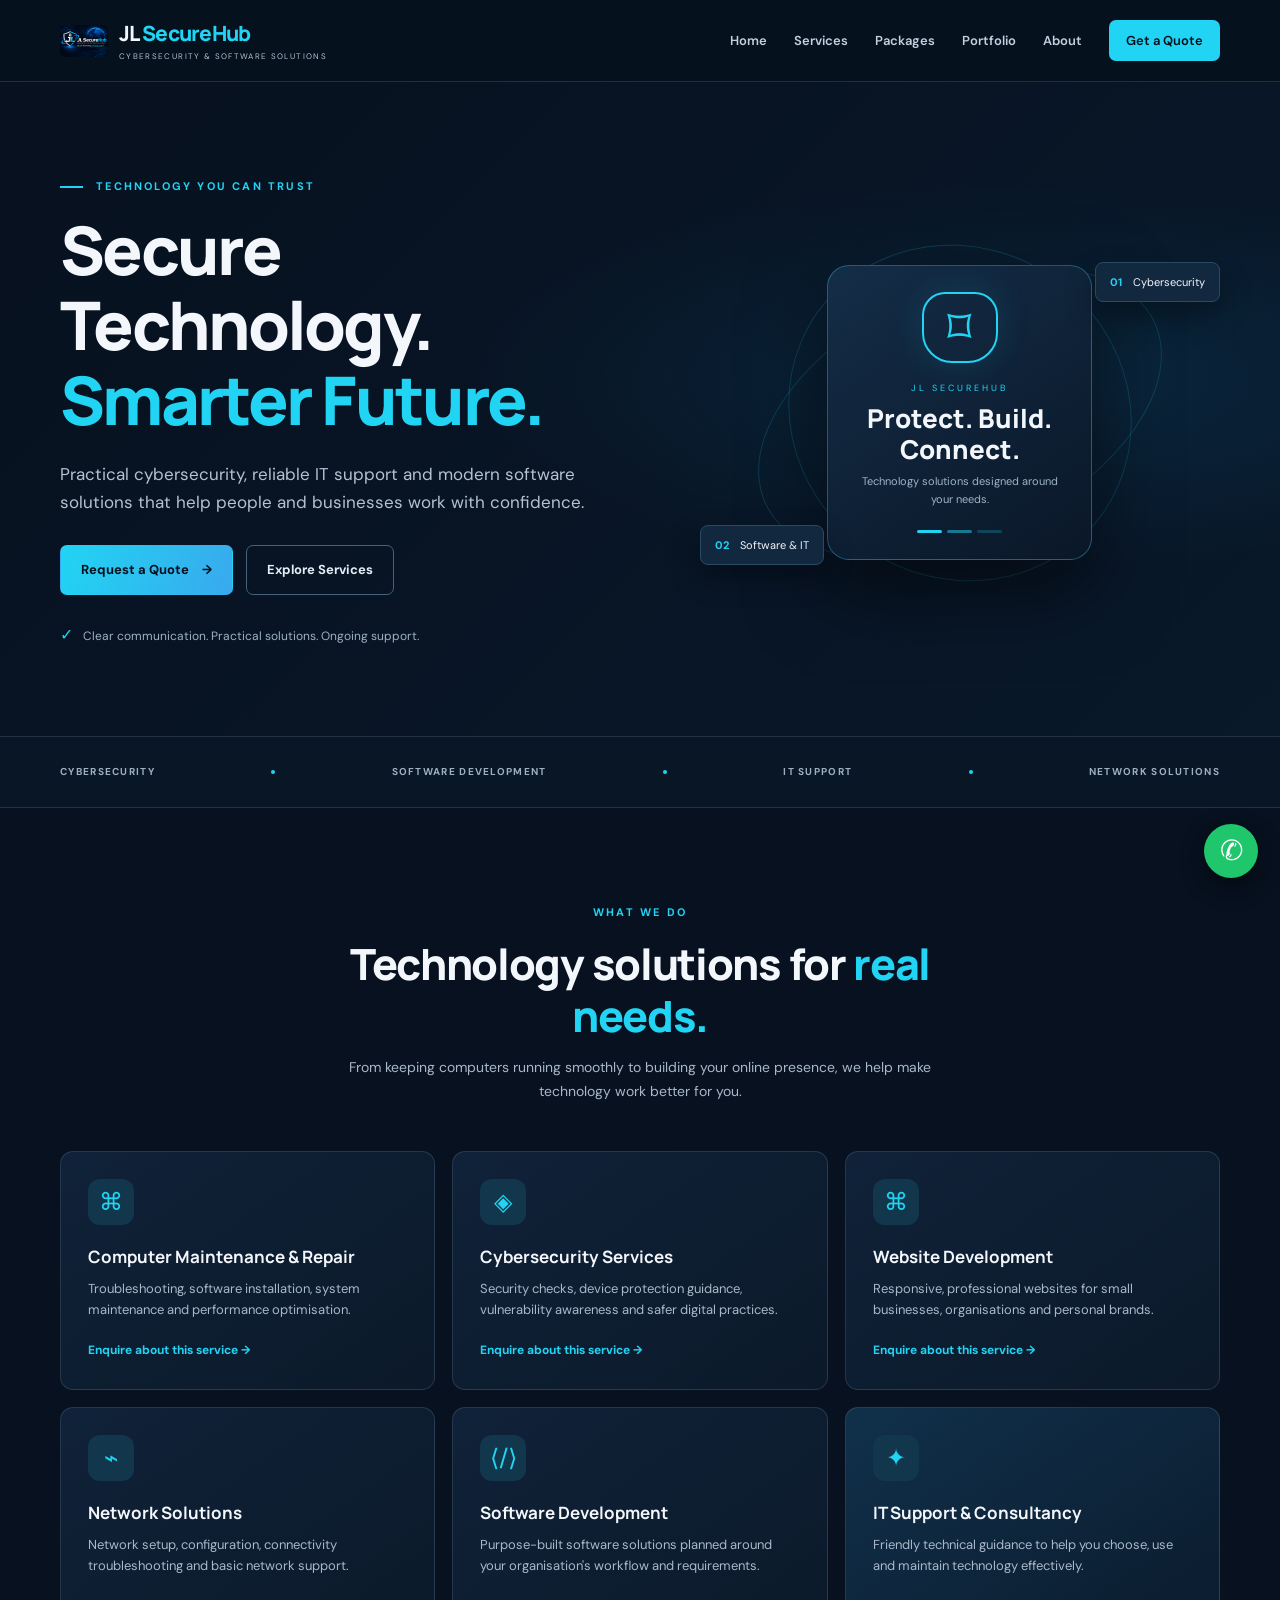
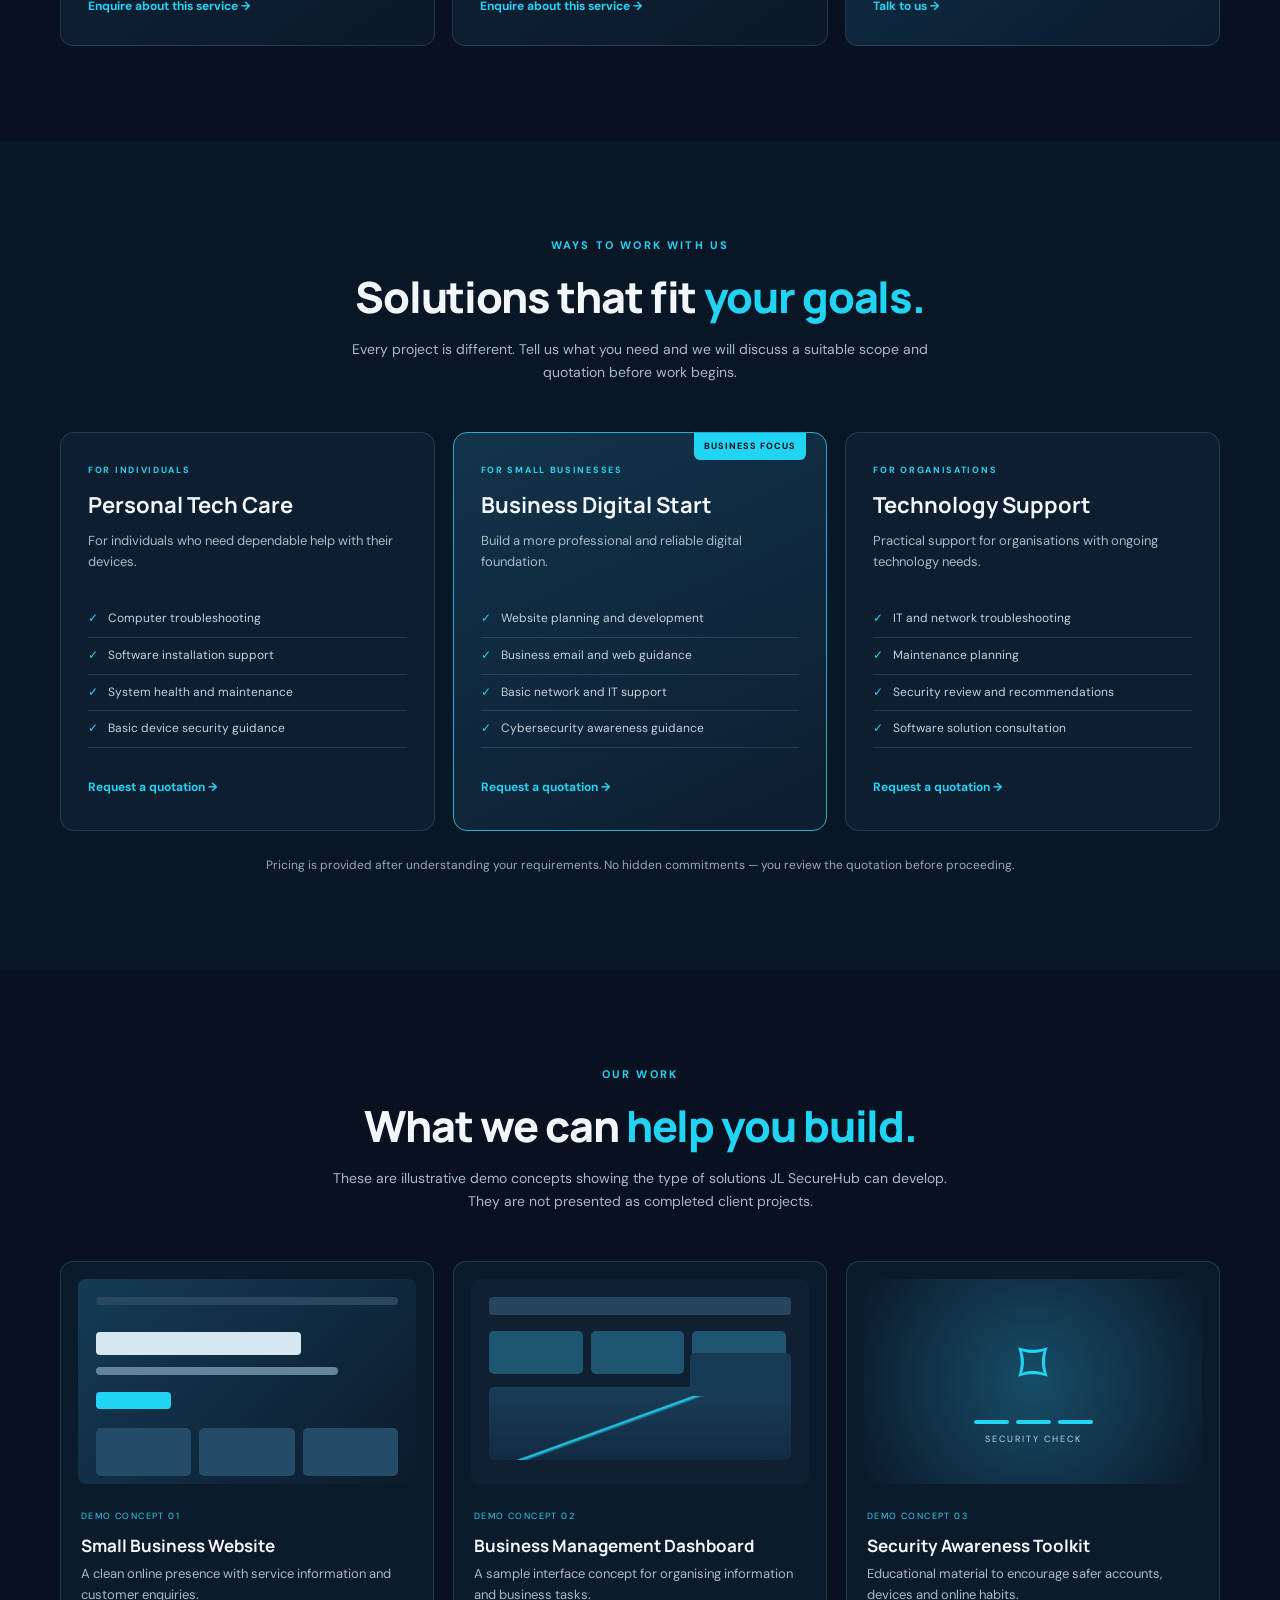
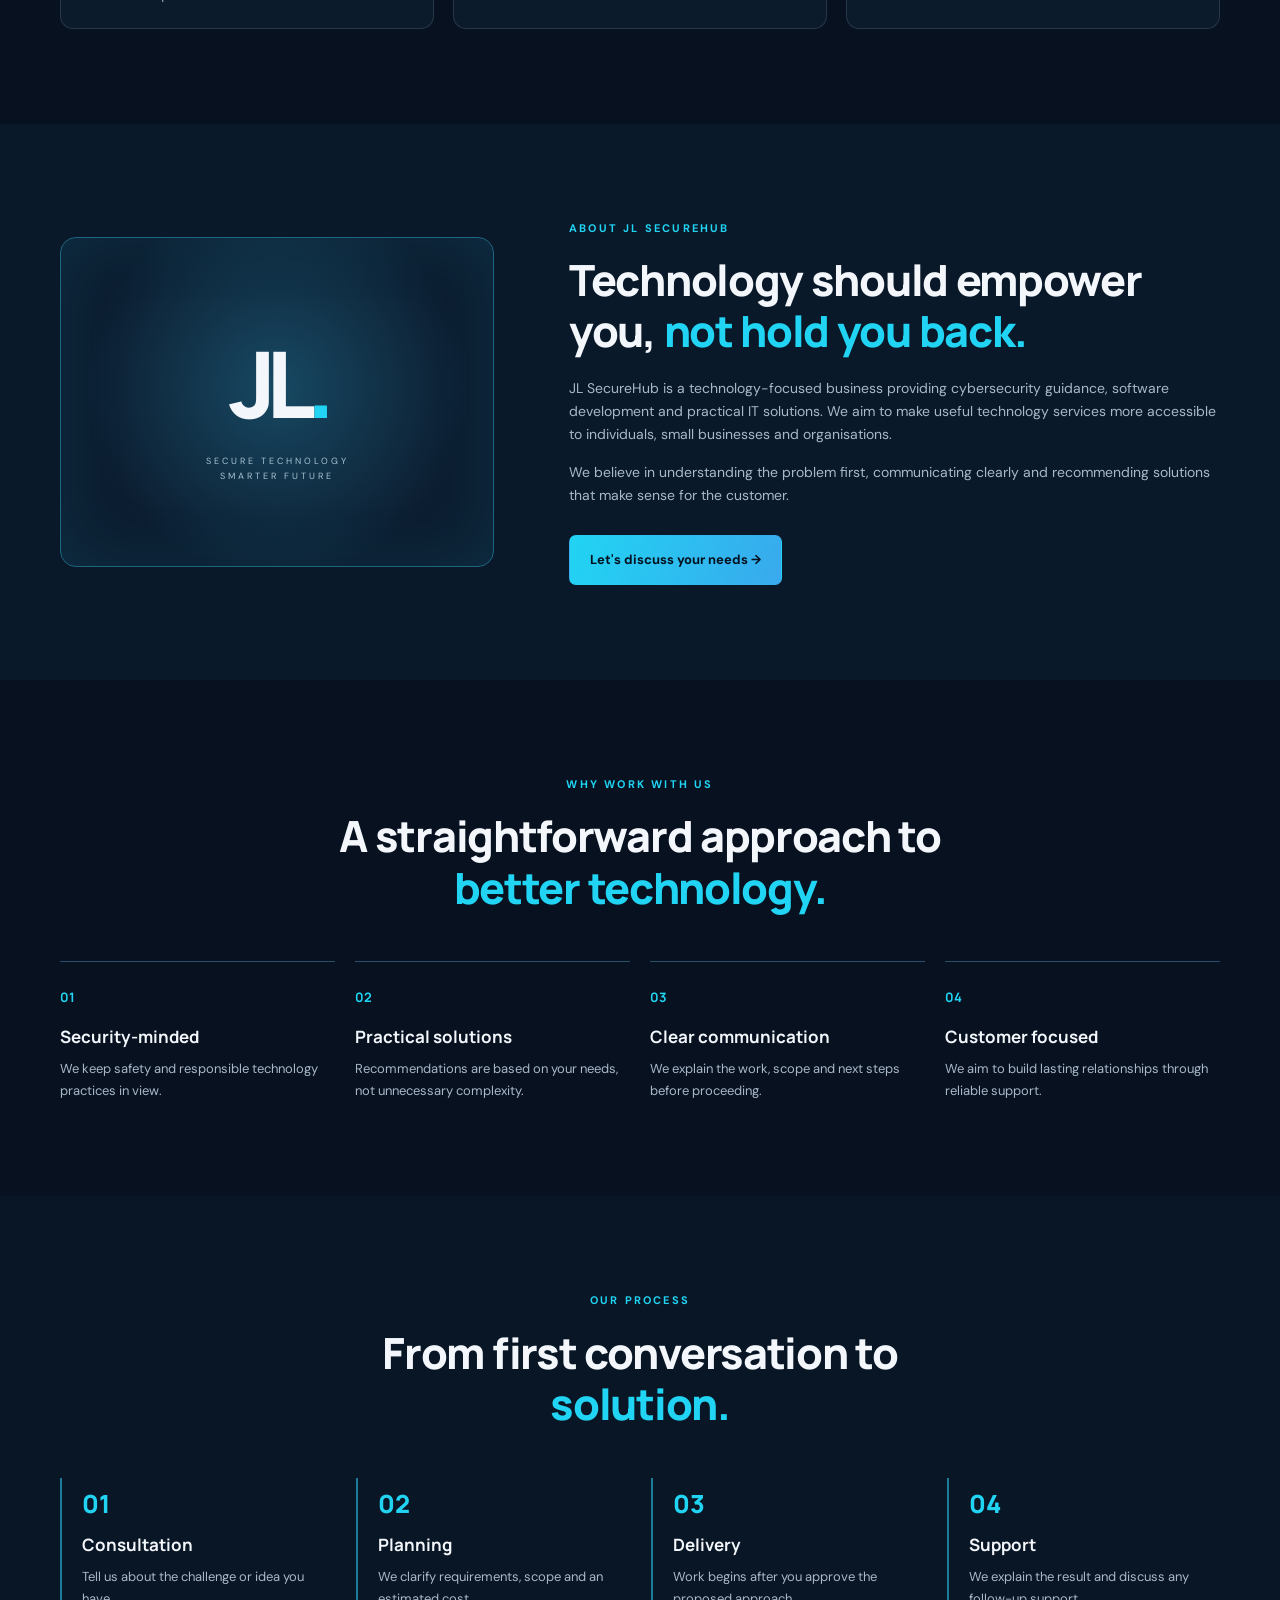
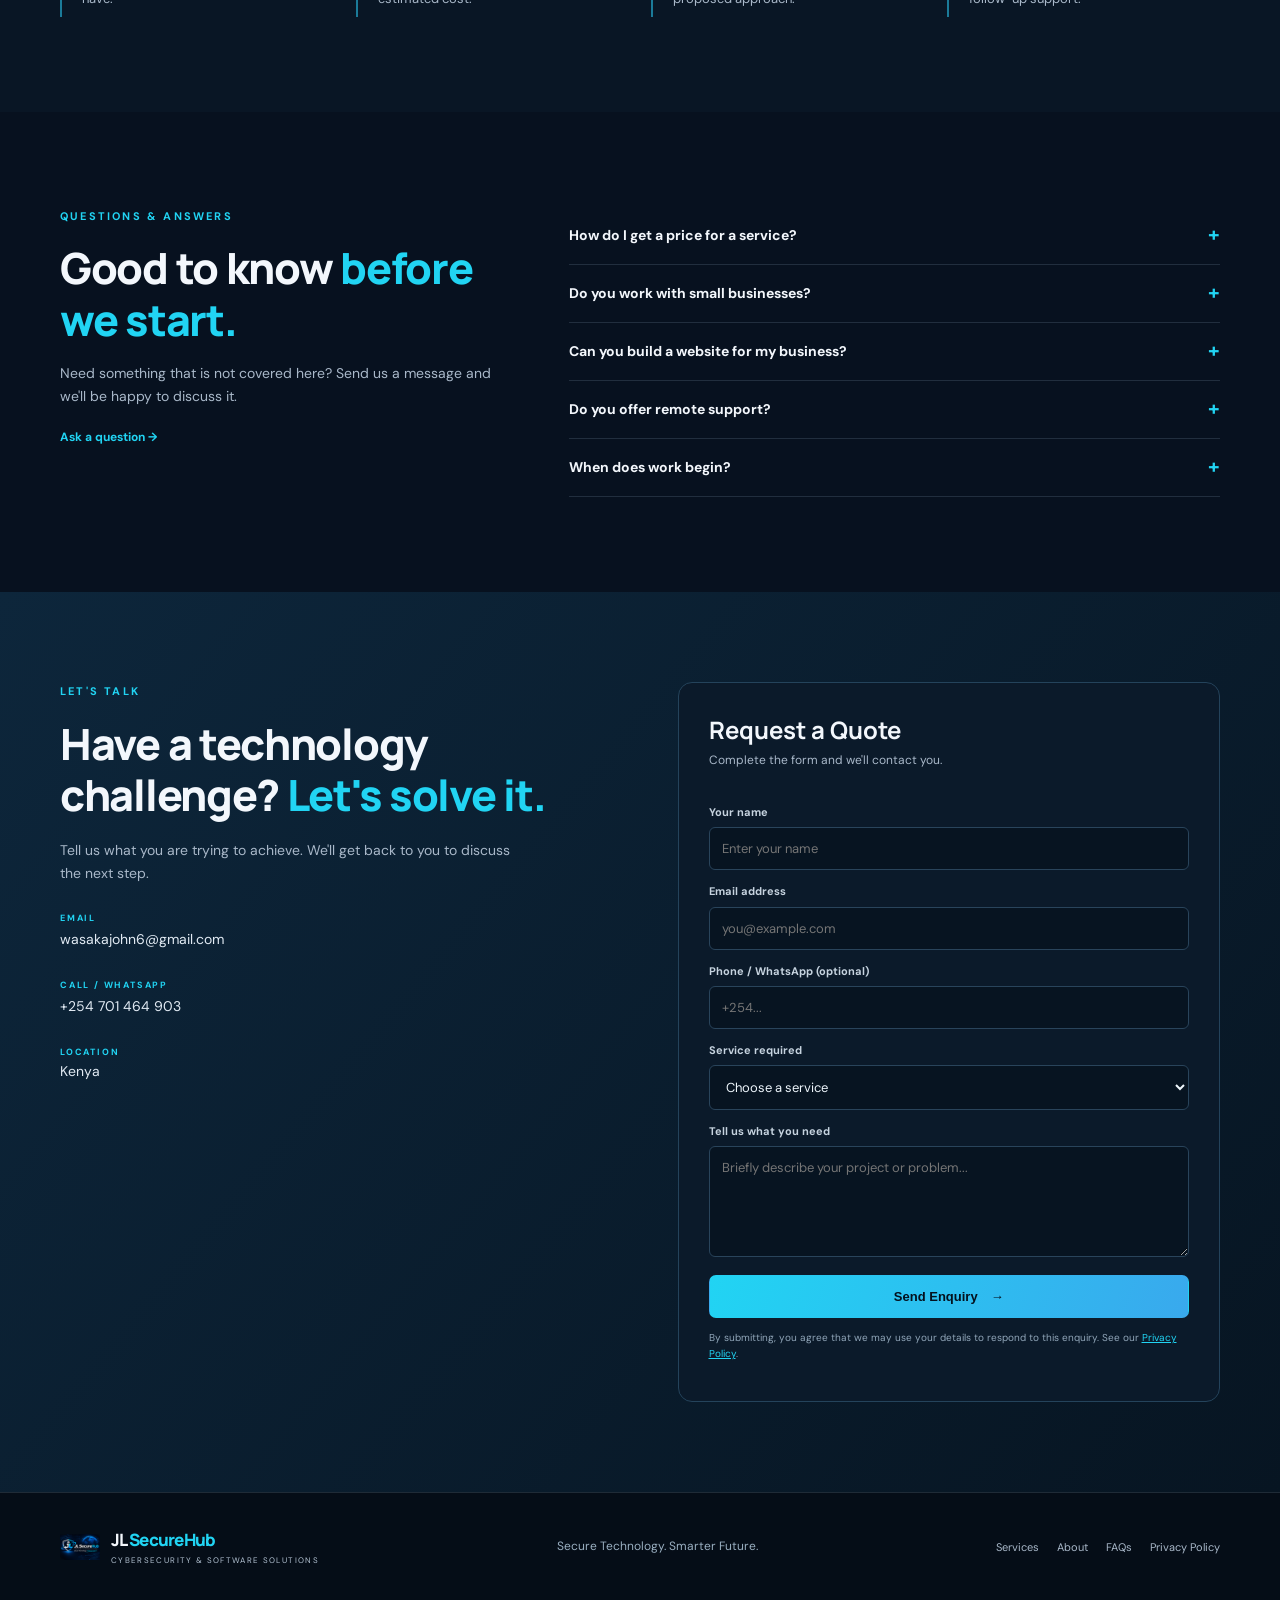
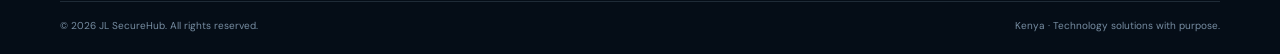
<file: index.html>
<!DOCTYPE html>
<html lang="en">
<head>
  <meta charset="UTF-8">
  <meta name="viewport" content="width=device-width, initial-scale=1.0">
  <meta name="description" content="JL SecureHub provides cybersecurity guidance, website and software development, computer maintenance, IT support and network solutions in Kenya.">
  <meta name="keywords" content="JL SecureHub, cybersecurity Kenya, website development, computer repair, IT support, network solutions, software development">
  <meta name="author" content="JL SecureHub">
  <meta name="theme-color" content="#07111f">
  <title>JL SecureHub | Cybersecurity & Software Solutions</title>
  <link rel="icon" href="./images/jl-logo.png" type="image/png">
  <link rel="stylesheet" href="./style.css">
  <meta property="og:title" content="JL SecureHub | Secure Technology. Smarter Future.">
  <meta property="og:description" content="Cybersecurity, software development and professional IT solutions in Kenya.">
  <meta property="og:type" content="website">
</head>
<body>
  <header class="site-header">
    <div class="container nav-wrap">
      <a class="brand" href="#home" aria-label="JL SecureHub home">
        <img src="./images/jl-logo.png" alt="JL SecureHub logo" onerror="this.style.display='none'">
        <span class="brand-text"><strong>JL <span>SecureHub</span></strong><small>CYBERSECURITY & SOFTWARE SOLUTIONS</small></span>
      </a>
      <button class="menu-toggle" id="menuToggle" aria-label="Open navigation" aria-expanded="false">☰</button>
      <nav class="nav-links" id="navLinks">
        <a href="#home">Home</a><a href="#services">Services</a><a href="#packages">Packages</a>
        <a href="#portfolio">Portfolio</a><a href="#about">About</a><a href="#contact" class="nav-cta">Get a Quote</a>
      </nav>
    </div>
  </header>

  <main>
    <section class="hero" id="home">
      <div class="container hero-grid">
        <div class="hero-copy">
          <p class="eyebrow"><span></span> TECHNOLOGY YOU CAN TRUST</p>
          <h1>Secure Technology.<br><span>Smarter Future.</span></h1>
          <p class="hero-lead">Practical cybersecurity, reliable IT support and modern software solutions that help people and businesses work with confidence.</p>
          <div class="hero-actions">
            <a class="btn btn-primary" href="#contact">Request a Quote <span>→</span></a>
            <a class="btn btn-outline" href="#services">Explore Services</a>
          </div>
          <div class="hero-note"><span class="check">✓</span> Clear communication. Practical solutions. Ongoing support.</div>
        </div>
        <div class="hero-panel">
          <div class="orbit orbit-one"></div><div class="orbit orbit-two"></div>
          <div class="shield-card">
            <div class="shield-icon">⌑</div>
            <p class="panel-kicker">JL SECUREHUB</p>
            <h2>Protect. Build.<br>Connect.</h2>
            <p>Technology solutions designed around your needs.</p>
            <div class="panel-line"><span></span><span></span><span></span></div>
          </div>
          <div class="floating-tag tag-top"> <b>01</b> Cybersecurity</div>
          <div class="floating-tag tag-bottom"><b>02</b> Software & IT</div>
        </div>
      </div>
    </section>

    <section class="trust-strip"><div class="container trust-items"><span>CYBERSECURITY</span><i></i><span>SOFTWARE DEVELOPMENT</span><i></i><span>IT SUPPORT</span><i></i><span>NETWORK SOLUTIONS</span></div></section>

    <section class="section" id="services">
      <div class="container">
        <div class="section-heading"><p class="eyebrow">WHAT WE DO</p><h2>Technology solutions for <span>real needs.</span></h2><p>From keeping computers running smoothly to building your online presence, we help make technology work better for you.</p></div>
        <div class="service-grid">
          <article class="service-card"><div class="service-icon">⌘</div><h3>Computer Maintenance & Repair</h3><p>Troubleshooting, software installation, system maintenance and performance optimisation.</p><a href="#contact">Enquire about this service →</a></article>
          <article class="service-card"><div class="service-icon">◈</div><h3>Cybersecurity Services</h3><p>Security checks, device protection guidance, vulnerability awareness and safer digital practices.</p><a href="#contact">Enquire about this service →</a></article>
          <article class="service-card"><div class="service-icon">⌘</div><h3>Website Development</h3><p>Responsive, professional websites for small businesses, organisations and personal brands.</p><a href="#contact">Enquire about this service →</a></article>
          <article class="service-card"><div class="service-icon">⌁</div><h3>Network Solutions</h3><p>Network setup, configuration, connectivity troubleshooting and basic network support.</p><a href="#contact">Enquire about this service →</a></article>
          <article class="service-card"><div class="service-icon">⟨/⟩</div><h3>Software Development</h3><p>Purpose-built software solutions planned around your organisation's workflow and requirements.</p><a href="#contact">Enquire about this service →</a></article>
          <article class="service-card service-highlight"><div class="service-icon">✦</div><h3>IT Support & Consultancy</h3><p>Friendly technical guidance to help you choose, use and maintain technology effectively.</p><a href="#contact">Talk to us →</a></article>
        </div>
      </div>
    </section>

    <section class="section packages-section" id="packages">
      <div class="container">
        <div class="section-heading"><p class="eyebrow">WAYS TO WORK WITH US</p><h2>Solutions that fit <span>your goals.</span></h2><p>Every project is different. Tell us what you need and we will discuss a suitable scope and quotation before work begins.</p></div>
        <div class="package-grid">
          <article class="package-card"><p class="package-label">FOR INDIVIDUALS</p><h3>Personal Tech Care</h3><p class="package-desc">For individuals who need dependable help with their devices.</p><ul><li>Computer troubleshooting</li><li>Software installation support</li><li>System health and maintenance</li><li>Basic device security guidance</li></ul><a class="text-link" href="#contact" data-service="Computer Maintenance & Repair">Request a quotation →</a></article>
          <article class="package-card featured"><div class="popular-tag">BUSINESS FOCUS</div><p class="package-label">FOR SMALL BUSINESSES</p><h3>Business Digital Start</h3><p class="package-desc">Build a more professional and reliable digital foundation.</p><ul><li>Website planning and development</li><li>Business email and web guidance</li><li>Basic network and IT support</li><li>Cybersecurity awareness guidance</li></ul><a class="text-link" href="#contact" data-service="Website Development">Request a quotation →</a></article>
          <article class="package-card"><p class="package-label">FOR ORGANISATIONS</p><h3>Technology Support</h3><p class="package-desc">Practical support for organisations with ongoing technology needs.</p><ul><li>IT and network troubleshooting</li><li>Maintenance planning</li><li>Security review and recommendations</li><li>Software solution consultation</li></ul><a class="text-link" href="#contact" data-service="IT Support & Consultancy">Request a quotation →</a></article>
        </div>
        <p class="pricing-note">Pricing is provided after understanding your requirements. No hidden commitments — you review the quotation before proceeding.</p>
      </div>
    </section>

    <section class="section portfolio-section" id="portfolio">
      <div class="container">
        <div class="section-heading"><p class="eyebrow">OUR WORK</p><h2>What we can <span>help you build.</span></h2><p>These are illustrative demo concepts showing the type of solutions JL SecureHub can develop. They are not presented as completed client projects.</p></div>
        <div class="portfolio-grid">
          <article class="portfolio-card"><div class="demo-screen screen-one"><div class="mock-nav"></div><div class="mock-title"></div><div class="mock-copy"></div><div class="mock-button"></div><div class="mock-boxes"><i></i><i></i><i></i></div></div><div class="portfolio-info"><span>DEMO CONCEPT 01</span><h3>Small Business Website</h3><p>A clean online presence with service information and customer enquiries.</p></div></article>
          <article class="portfolio-card"><div class="demo-screen screen-two"><div class="dash-top"></div><div class="dash-content"><i></i><i></i><i></i><b></b></div><div class="dash-chart"></div></div><div class="portfolio-info"><span>DEMO CONCEPT 02</span><h3>Business Management Dashboard</h3><p>A sample interface concept for organising information and business tasks.</p></div></article>
          <article class="portfolio-card"><div class="demo-screen screen-three"><div class="security-lock">⌑</div><div class="security-bars"><i></i><i></i><i></i></div><div class="security-status">SECURITY CHECK</div></div><div class="portfolio-info"><span>DEMO CONCEPT 03</span><h3>Security Awareness Toolkit</h3><p>Educational material to encourage safer accounts, devices and online habits.</p></div></article>
        </div>
      </div>
    </section>

    <section class="section about-section" id="about">
      <div class="container about-grid">
        <div class="about-visual"><div class="about-mark">JL<span>.</span></div><p>SECURE TECHNOLOGY<br>SMARTER FUTURE</p></div>
        <div class="about-copy"><p class="eyebrow">ABOUT JL SECUREHUB</p><h2>Technology should empower you, <span>not hold you back.</span></h2><p>JL SecureHub is a technology-focused business providing cybersecurity guidance, software development and practical IT solutions. We aim to make useful technology services more accessible to individuals, small businesses and organisations.</p><p>We believe in understanding the problem first, communicating clearly and recommending solutions that make sense for the customer.</p><a class="btn btn-primary" href="#contact">Let's discuss your needs →</a></div>
      </div>
    </section>

    <section class="section why-section"><div class="container"><div class="section-heading"><p class="eyebrow">WHY WORK WITH US</p><h2>A straightforward approach to <span>better technology.</span></h2></div><div class="why-grid"><div class="why-item"><b>01</b><h3>Security-minded</h3><p>We keep safety and responsible technology practices in view.</p></div><div class="why-item"><b>02</b><h3>Practical solutions</h3><p>Recommendations are based on your needs, not unnecessary complexity.</p></div><div class="why-item"><b>03</b><h3>Clear communication</h3><p>We explain the work, scope and next steps before proceeding.</p></div><div class="why-item"><b>04</b><h3>Customer focused</h3><p>We aim to build lasting relationships through reliable support.</p></div></div></div></section>

    <section class="section process-section"><div class="container"><div class="section-heading"><p class="eyebrow">OUR PROCESS</p><h2>From first conversation to <span>solution.</span></h2></div><div class="process-grid"><div><span>01</span><h3>Consultation</h3><p>Tell us about the challenge or idea you have.</p></div><div><span>02</span><h3>Planning</h3><p>We clarify requirements, scope and an estimated cost.</p></div><div><span>03</span><h3>Delivery</h3><p>Work begins after you approve the proposed approach.</p></div><div><span>04</span><h3>Support</h3><p>We explain the result and discuss any follow-up support.</p></div></div></div></section>

    <section class="section faq-section" id="faq"><div class="container faq-grid"><div><p class="eyebrow">QUESTIONS & ANSWERS</p><h2>Good to know <span>before we start.</span></h2><p>Need something that is not covered here? Send us a message and we'll be happy to discuss it.</p><a class="text-link" href="#contact">Ask a question →</a></div><div class="faq-list">
      <details><summary>How do I get a price for a service?</summary><p>Use the enquiry form or contact us on WhatsApp. Share what you need and we will discuss the scope before preparing a quotation.</p></details>
      <details><summary>Do you work with small businesses?</summary><p>Yes. Our services are intended to support individuals, small businesses and organisations, depending on the project requirements.</p></details>
      <details><summary>Can you build a website for my business?</summary><p>Yes. Tell us about your business, the pages or features you need and any deadline you have in mind.</p></details>
      <details><summary>Do you offer remote support?</summary><p>Some issues can be assessed or supported remotely. Other work may require an in-person visit, depending on the location and task.</p></details>
      <details><summary>When does work begin?</summary><p>We first clarify the requirements and provide the proposed scope and quotation. Work begins after you approve the arrangement.</p></details>
    </div></div></section>

    <section class="contact-section" id="contact"><div class="container contact-grid"><div class="contact-copy"><p class="eyebrow">LET'S TALK</p><h2>Have a technology challenge? <span>Let's solve it.</span></h2><p>Tell us what you are trying to achieve. We'll get back to you to discuss the next step.</p><div class="contact-detail"><span>EMAIL</span><a href="mailto:wasakajohn6@gmail.com">wasakajohn6@gmail.com</a></div><div class="contact-detail"><span>CALL / WHATSAPP</span><a href="https://wa.me/254701464903" target="_blank" rel="noopener">+254 701 464 903</a></div><div class="contact-detail"><span>LOCATION</span><p>Kenya</p></div></div>
      <form class="contact-form" id="contactForm" action="https://formspree.io/f/xqpalzry" method="POST">
        <h3>Request a Quote</h3><p>Complete the form and we'll contact you.</p>
        <label for="name">Your name</label><input id="name" name="name" type="text" placeholder="Enter your name" required>
        <label for="email">Email address</label><input id="email" name="email" type="email" placeholder="you@example.com" required>
        <label for="phone">Phone / WhatsApp (optional)</label><input id="phone" name="phone" type="tel" placeholder="+254...">
        <label for="service">Service required</label><select id="service" name="service" required><option value="">Choose a service</option><option>Computer Maintenance & Repair</option><option>Cybersecurity Services</option><option>Website Development</option><option>Network Solutions</option><option>Software Development</option><option>IT Support & Consultancy</option><option>Not sure yet</option></select>
        <label for="message">Tell us what you need</label><textarea id="message" name="message" rows="5" placeholder="Briefly describe your project or problem..." required></textarea>
        <input type="text" name="_gotcha" class="hp-field" tabindex="-1" autocomplete="off">
        <button class="btn btn-primary form-submit" type="submit">Send Enquiry <span>→</span></button>
        <p class="form-note">By submitting, you agree that we may use your details to respond to this enquiry. See our <a href="./privacy.html">Privacy Policy</a>.</p>
        <p id="formStatus" class="form-status" role="status" aria-live="polite"></p>
      </form>
    </div></section>
  </main>

  <footer class="site-footer"><div class="container footer-main"><a class="brand footer-brand" href="#home"><img src="./images/jl-logo.png" alt="" onerror="this.style.display='none'"><span class="brand-text"><strong>JL <span>SecureHub</span></strong><small>CYBERSECURITY & SOFTWARE SOLUTIONS</small></span></a><p>Secure Technology. Smarter Future.</p><div class="footer-links"><a href="#services">Services</a><a href="#about">About</a><a href="#faq">FAQs</a><a href="./privacy.html">Privacy Policy</a></div></div><div class="container footer-bottom"><span>© <span id="year"></span> JL SecureHub. All rights reserved.</span><span>Kenya · Technology solutions with purpose.</span></div></footer>
  <a class="whatsapp-float" href="https://wa.me/254701464903?text=Hello%20JL%20SecureHub%2C%20I%20would%20like%20to%20make%20an%20enquiry." target="_blank" rel="noopener" aria-label="Chat with JL SecureHub on WhatsApp">✆</a>

  <script>
    const menuToggle = document.getElementById('menuToggle');
    const navLinks = document.getElementById('navLinks');
    menuToggle.addEventListener('click', () => {
      const open = navLinks.classList.toggle('active');
      menuToggle.setAttribute('aria-expanded', String(open));
      menuToggle.textContent = open ? '×' : '☰';
    });
    document.querySelectorAll('.nav-links a').forEach(link => link.addEventListener('click', () => {
      navLinks.classList.remove('active');
      menuToggle.setAttribute('aria-expanded', 'false');
      menuToggle.textContent = '☰';
    }));
    document.querySelectorAll('[data-service]').forEach(link => link.addEventListener('click', () => {
      document.getElementById('service').value = link.dataset.service;
    }));
    document.getElementById('year').textContent = new Date().getFullYear();

    // Formspree handles delivery. This keeps a clear message if the browser blocks submission.
    const form = document.getElementById('contactForm');
    form.addEventListener('submit', () => {
      document.getElementById('formStatus').textContent = 'Sending your enquiry…';
    });
  </script>
</body>
</html>
</file>
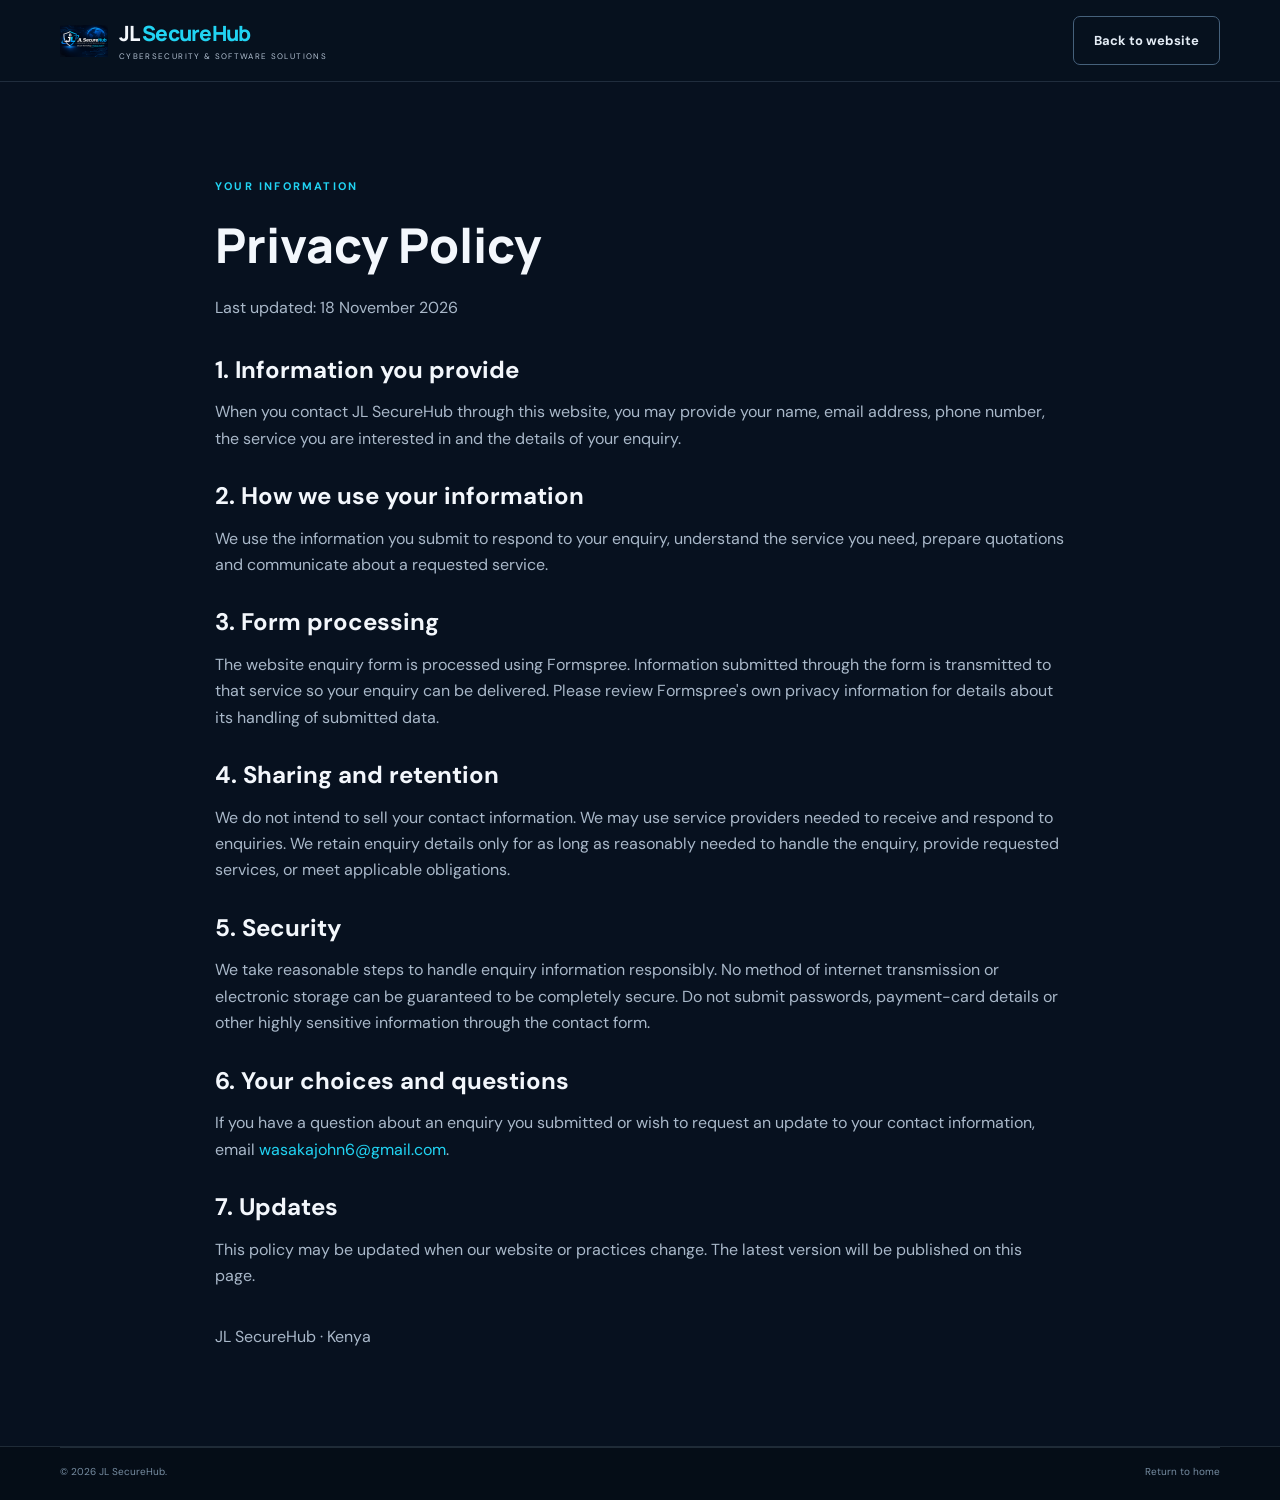
<file: privacy.html>
<!DOCTYPE html>
<html lang="en">
<head>
  <meta charset="UTF-8">
  <meta name="viewport" content="width=device-width, initial-scale=1.0">
  <meta name="description" content="Privacy information for JL SecureHub website enquiries.">
  <meta name="theme-color" content="#07111f">
  <title>Privacy Policy | JL SecureHub</title>
  <link rel="stylesheet" href="./style.css">
</head>
<body>
  <header class="site-header"><div class="container nav-wrap"><a class="brand" href="./index.html"><img src="./images/jl-logo.png" alt="JL SecureHub logo" onerror="this.style.display='none'"><span class="brand-text"><strong>JL <span>SecureHub</span></strong><small>CYBERSECURITY & SOFTWARE SOLUTIONS</small></span></a><a class="btn btn-outline" href="./index.html">Back to website</a></div></header>
  <main class="section"><article class="container" style="max-width:850px"><p class="eyebrow">YOUR INFORMATION</p><h1 style="font:800 clamp(34px,5vw,48px) 'Manrope';margin-bottom:18px">Privacy Policy</h1><p style="color:#a9b8c9;margin-bottom:28px">Last updated: 18 November 2026</p>
    <h2>1. Information you provide</h2><p style="color:#a9b8c9;margin:10px 0 24px">When you contact JL SecureHub through this website, you may provide your name, email address, phone number, the service you are interested in and the details of your enquiry.</p>
    <h2>2. How we use your information</h2><p style="color:#a9b8c9;margin:10px 0 24px">We use the information you submit to respond to your enquiry, understand the service you need, prepare quotations and communicate about a requested service.</p>
    <h2>3. Form processing</h2><p style="color:#a9b8c9;margin:10px 0 24px">The website enquiry form is processed using Formspree. Information submitted through the form is transmitted to that service so your enquiry can be delivered. Please review Formspree's own privacy information for details about its handling of submitted data.</p>
    <h2>4. Sharing and retention</h2><p style="color:#a9b8c9;margin:10px 0 24px">We do not intend to sell your contact information. We may use service providers needed to receive and respond to enquiries. We retain enquiry details only for as long as reasonably needed to handle the enquiry, provide requested services, or meet applicable obligations.</p>
    <h2>5. Security</h2><p style="color:#a9b8c9;margin:10px 0 24px">We take reasonable steps to handle enquiry information responsibly. No method of internet transmission or electronic storage can be guaranteed to be completely secure. Do not submit passwords, payment-card details or other highly sensitive information through the contact form.</p>
    <h2>6. Your choices and questions</h2><p style="color:#a9b8c9;margin:10px 0 24px">If you have a question about an enquiry you submitted or wish to request an update to your contact information, email <a style="color:#21d4f3" href="mailto:wasakajohn6@gmail.com">wasakajohn6@gmail.com</a>.</p>
    <h2>7. Updates</h2><p style="color:#a9b8c9;margin:10px 0 24px">This policy may be updated when our website or practices change. The latest version will be published on this page.</p>
    <p style="color:#a9b8c9;margin-top:35px">JL SecureHub · Kenya</p>
  </article></main>
  <footer class="site-footer"><div class="container footer-bottom"><span>© <span id="year"></span> JL SecureHub.</span><a href="./index.html">Return to home</a></div></footer>
  <script>document.getElementById('year').textContent=new Date().getFullYear();</script>
</body>
</html>
</file>
<file: style.css>
@import url('https://fonts.googleapis.com/css2?family=DM+Sans:wght@400;500;600;700&family=Manrope:wght@400;500;600;700;800&display=swap');
:root{--bg:#07111f;--bg2:#0a1728;--panel:#0e1d30;--panel2:#10243a;--text:#f3f7fc;--muted:#a9b8c9;--cyan:#21d4f3;--blue:#1688d9;--line:rgba(166,198,225,.16);--radius:18px;--max:1160px}
*{box-sizing:border-box;margin:0;padding:0}html{scroll-behavior:smooth;scroll-padding-top:88px}body{font-family:'DM Sans',sans-serif;background:var(--bg);color:var(--text);line-height:1.65}a{color:inherit;text-decoration:none}.container{width:min(var(--max),calc(100% - 42px));margin:auto}.site-header{height:82px;position:sticky;top:0;z-index:100;background:rgba(7,17,31,.94);backdrop-filter:blur(16px);border-bottom:1px solid var(--line)}.nav-wrap{height:100%;display:flex;align-items:center;justify-content:space-between}.brand{display:flex;align-items:center;gap:11px;min-width:0}.brand img{width:48px;height:48px;object-fit:contain}.brand-text{display:flex;flex-direction:column;line-height:1.2}.brand-text strong{font:800 21px 'Manrope',sans-serif;letter-spacing:-.7px}.brand-text strong span{color:var(--cyan)}.brand-text small{font-size:8px;letter-spacing:1.35px;color:#b3c2d2;margin-top:5px}.nav-links{display:flex;align-items:center;gap:27px}.nav-links a{font-size:13px;font-weight:600;color:#c4d0dd;transition:.2s}.nav-links a:hover{color:var(--cyan)}.nav-links .nav-cta{padding:10px 17px;background:var(--cyan);color:#03101c;border-radius:7px}.menu-toggle{display:none;background:none;color:white;border:0;font-size:27px;cursor:pointer}
.hero{padding:95px 0 88px;overflow:hidden;background:radial-gradient(ellipse at 80% 45%,rgba(14,107,155,.2),transparent 38%),linear-gradient(135deg,#07111f,#09182a)}.hero-grid{display:grid;grid-template-columns:1.05fr .95fr;align-items:center;gap:65px}.eyebrow{font-size:11px;letter-spacing:2.2px;font-weight:700;color:var(--cyan);margin-bottom:17px}.eyebrow span{display:inline-block;width:23px;height:2px;background:var(--cyan);vertical-align:middle;margin-right:8px}.hero h1{font:800 clamp(42px,5.5vw,67px)/1.12 'Manrope',sans-serif;letter-spacing:-2.7px}.hero h1 span,.section-heading h2 span,.about-copy h2 span,.contact-copy h2 span,.faq-grid h2 span{color:var(--cyan)}.hero-lead{font-size:17px;color:#b4c2d1;max-width:570px;margin:23px 0 29px}.hero-actions{display:flex;gap:13px;flex-wrap:wrap}.btn{display:inline-flex;align-items:center;justify-content:center;gap:13px;padding:13px 20px;border-radius:7px;font-weight:700;font-size:13px;border:1px solid transparent;cursor:pointer;transition:.2s}.btn-primary{background:linear-gradient(110deg,var(--cyan),#39a9ed);color:#04111e}.btn-primary:hover{transform:translateY(-2px);box-shadow:0 10px 25px #16c5e533}.btn-outline{border-color:#45617b;color:#e4edf6}.btn-outline:hover{border-color:var(--cyan);color:var(--cyan)}.hero-note{font-size:12px;color:#9fb1c4;margin-top:27px}.check{color:var(--cyan);font-size:16px;margin-right:7px}.hero-panel{height:385px;position:relative;display:grid;place-items:center}.orbit{position:absolute;border:1px solid rgba(33,212,243,.18);border-radius:50%;transform:rotate(-25deg)}.orbit-one{width:430px;height:250px}.orbit-two{width:350px;height:330px;transform:rotate(35deg)}.shield-card{width:265px;height:295px;position:relative;z-index:2;padding:32px;background:linear-gradient(145deg,#142d47,#0a1728);border:1px solid rgba(66,208,241,.35);border-radius:22px;box-shadow:0 30px 80px #0008;text-align:center;display:flex;flex-direction:column;align-items:center;justify-content:center}.shield-icon{width:76px;height:76px;border:2px solid var(--cyan);color:var(--cyan);font-size:48px;line-height:67px;border-radius:23px 23px 30px 30px;margin-bottom:18px;box-shadow:0 0 35px #21d4f322}.panel-kicker{font-size:9px;letter-spacing:3px;color:var(--cyan)}.shield-card h2{font:800 26px/1.18 'Manrope';margin:7px 0}.shield-card>p:last-of-type{font-size:11px;color:#9fb3c8}.panel-line{display:flex;gap:5px;margin-top:22px}.panel-line span{height:3px;width:25px;border-radius:4px;background:var(--cyan)}.panel-line span:nth-child(2){opacity:.5}.panel-line span:nth-child(3){opacity:.22}.floating-tag{position:absolute;z-index:3;background:#12283e;border:1px solid #294a65;padding:10px 14px;border-radius:8px;font-size:11px;box-shadow:0 12px 30px #0005}.floating-tag b{color:var(--cyan);margin-right:8px}.tag-top{top:42px;right:0}.tag-bottom{bottom:40px;left:0}
.trust-strip{border-block:1px solid var(--line);background:#091625}.trust-items{min-height:70px;display:flex;align-items:center;justify-content:space-between;gap:18px;color:#9eafc1;font-size:10px;letter-spacing:1.3px;font-weight:700}.trust-items i{width:4px;height:4px;border-radius:50%;background:var(--cyan)}
.section{padding:95px 0}.section-heading{text-align:center;max-width:700px;margin:0 auto 48px}.section-heading h2,.about-copy h2,.contact-copy h2,.faq-grid h2{font:800 clamp(30px,4vw,43px)/1.2 'Manrope';letter-spacing:-1.3px}.section-heading>p:last-child{color:var(--muted);font-size:14px;margin:15px auto 0;max-width:620px}.service-grid{display:grid;grid-template-columns:repeat(3,1fr);gap:17px}.service-card{background:linear-gradient(145deg,#102239,#0b1929);border:1px solid var(--line);padding:27px;border-radius:13px;transition:.25s}.service-card:hover,.package-card:hover,.portfolio-card:hover{transform:translateY(-5px);border-color:#2b829d}.service-icon{width:46px;height:46px;display:grid;place-items:center;border-radius:12px;background:#12374c;color:var(--cyan);font-size:24px;margin-bottom:20px}.service-card h3,.package-card h3,.portfolio-info h3,.why-item h3,.process-grid h3{font:700 17px 'Manrope';margin-bottom:10px}.service-card p,.package-card p,.portfolio-info p,.why-item p,.process-grid p{font-size:13px;color:var(--muted)}.service-card a,.text-link{display:inline-block;color:var(--cyan);font-size:12px;font-weight:700;margin-top:20px}.service-highlight{background:linear-gradient(145deg,#10304a,#0b1b2d)}
.packages-section{background:#091625}.package-grid{display:grid;grid-template-columns:repeat(3,1fr);gap:18px;align-items:stretch}.package-card{position:relative;padding:30px 27px;background:#0d1e31;border:1px solid var(--line);border-radius:14px;transition:.25s}.package-card.featured{border-color:#20aeca;background:linear-gradient(155deg,#12334a,#0d1e31)}.popular-tag{position:absolute;top:0;right:20px;padding:6px 10px;background:var(--cyan);color:#04111c;font-size:9px;font-weight:800;letter-spacing:1px;border-radius:0 0 6px 6px}.package-label{font-size:9px!important;letter-spacing:1.7px;color:var(--cyan)!important;font-weight:700;margin-bottom:12px}.package-card h3{font-size:22px}.package-desc{min-height:48px}.package-card ul{list-style:none;margin:23px 0 10px}.package-card li{font-size:12px;color:#c4d1de;padding:8px 0;border-bottom:1px solid var(--line)}.package-card li:before{content:'✓';color:var(--cyan);margin-right:10px}.pricing-note{text-align:center;color:#94a9bd;font-size:12px;margin-top:25px}
.portfolio-grid{display:grid;grid-template-columns:repeat(3,1fr);gap:19px}.portfolio-card{overflow:hidden;border:1px solid var(--line);border-radius:13px;background:#0c1b2c;transition:.25s}.demo-screen{height:205px;margin:17px;border-radius:8px;background:#142b42;overflow:hidden;padding:18px;position:relative}.screen-one{background:linear-gradient(135deg,#143b55,#0c1b2c)}.mock-nav{height:8px;width:100%;background:#29475d;border-radius:5px}.mock-title{height:23px;width:68%;background:#d7e7f2;margin-top:27px;border-radius:4px}.mock-copy{height:8px;width:80%;background:#65859b;margin-top:12px;border-radius:4px}.mock-button{height:17px;width:75px;background:var(--cyan);border-radius:4px;margin-top:17px}.mock-boxes{display:flex;gap:8px;margin-top:19px}.mock-boxes i{height:48px;flex:1;background:#244c68;border-radius:5px}.screen-two{background:#111f32}.dash-top{height:18px;background:#25445d;border-radius:4px}.dash-content{display:flex;gap:8px;margin-top:16px}.dash-content i{width:31%;height:43px;background:#1e5672;border-radius:5px}.dash-content b{position:absolute;right:18px;top:74px;width:30%;height:43px;background:#173b55;border-radius:5px}.dash-chart{height:73px;margin-top:13px;background:linear-gradient(160deg,transparent 45%,#21d4f3 46%,transparent 48%),linear-gradient(180deg,#193d57,#122b42);border-radius:5px}.screen-three{display:flex;flex-direction:column;align-items:center;justify-content:center;background:radial-gradient(circle,#174d68,#0b1a2a)}.security-lock{font-size:58px;color:var(--cyan)}.security-bars{display:flex;gap:7px;margin:8px}.security-bars i{width:35px;height:4px;background:var(--cyan);border-radius:3px}.security-status{font-size:9px;letter-spacing:2px;color:#b7d6e5}.portfolio-info{padding:0 20px 22px}.portfolio-info span{font-size:9px;letter-spacing:1.4px;color:var(--cyan)}.portfolio-info h3{margin:6px 0}
.about-section{background:#0a1929}.about-grid{display:grid;grid-template-columns:.8fr 1.2fr;gap:75px;align-items:center}.about-visual{height:330px;border-radius:16px;border:1px solid #1d6680;background:radial-gradient(circle at 50% 45%,#174963,#0c1d30 68%);display:flex;flex-direction:column;align-items:center;justify-content:center;box-shadow:inset 0 0 70px #21d4f318}.about-mark{font:800 92px 'Manrope';letter-spacing:-10px}.about-mark span{color:var(--cyan)}.about-visual p{font-size:9px;letter-spacing:3px;text-align:center;color:#a8c3d4;margin-top:8px}.about-copy h2{margin-bottom:20px}.about-copy>p:not(.eyebrow){color:var(--muted);font-size:14px;margin-bottom:15px}.about-copy .btn{margin-top:13px}
.why-grid{display:grid;grid-template-columns:repeat(4,1fr);gap:20px}.why-item{border-top:1px solid #28506b;padding:22px 10px 0 0}.why-item>b{color:var(--cyan);font:700 13px 'Manrope'}.why-item h3{margin-top:15px}.process-section{background:#091625}.process-grid{display:grid;grid-template-columns:repeat(4,1fr);gap:22px}.process-grid>div{border-left:2px solid #1b7b99;padding:8px 0 8px 20px}.process-grid span{color:var(--cyan);font:800 25px 'Manrope'}.process-grid h3{margin-top:12px}
.faq-grid{display:grid;grid-template-columns:.8fr 1.2fr;gap:75px}.faq-grid>div:first-child>p:not(.eyebrow){color:var(--muted);font-size:14px;margin-top:17px}.faq-list details{border-bottom:1px solid var(--line);padding:17px 0}.faq-list summary{cursor:pointer;font-weight:700;font-size:14px;list-style:none;display:flex;justify-content:space-between;gap:20px}.faq-list summary:after{content:'+';color:var(--cyan);font-size:20px;line-height:1}.faq-list details[open] summary:after{content:'−'}.faq-list details p{font-size:13px;color:var(--muted);padding:12px 30px 0 0}
.contact-section{padding:90px 0;background:linear-gradient(130deg,#0d263b,#071522)}.contact-grid{display:grid;grid-template-columns:1fr 1fr;gap:75px;align-items:start}.contact-copy h2{margin-bottom:18px}.contact-copy>p:not(.eyebrow){color:var(--muted);font-size:14px;max-width:450px}.contact-detail{margin-top:26px}.contact-detail span{display:block;font-size:9px;letter-spacing:1.8px;color:var(--cyan);font-weight:700}.contact-detail a,.contact-detail p{font-size:14px;color:#e1eaf3}.contact-form{background:#0b1a2a;border:1px solid #24435b;border-radius:14px;padding:30px;display:flex;flex-direction:column}.contact-form h3{font:700 24px 'Manrope'}.contact-form>p:first-of-type{font-size:12px;color:var(--muted);margin:5px 0 20px}.contact-form label{font-size:11px;font-weight:700;color:#c6d3df;margin:12px 0 6px}.contact-form input,.contact-form select,.contact-form textarea{width:100%;border:1px solid #29445b;background:#071421;color:#eef6fc;border-radius:6px;padding:12px;font:13px 'DM Sans';outline:none}.contact-form input:focus,.contact-form select:focus,.contact-form textarea:focus{border-color:var(--cyan)}.contact-form textarea{resize:vertical}.contact-form select option{background:#071421}.form-submit{margin-top:18px;width:100%}.form-note,.form-note a{font-size:10px;color:#91a6b9;margin-top:12px}.form-note a{color:var(--cyan);text-decoration:underline}.form-status{font-size:12px;color:var(--cyan);margin-top:8px}.hp-field{position:absolute!important;left:-9999px!important}
.site-footer{background:#050d17;border-top:1px solid var(--line)}.footer-main{padding:34px 0;display:flex;align-items:center;justify-content:space-between;gap:25px}.footer-main>p{font-size:12px;color:#9aafc1}.footer-brand img{width:40px;height:40px}.footer-brand .brand-text strong{font-size:17px}.footer-links{display:flex;gap:18px;flex-wrap:wrap}.footer-links a{font-size:11px;color:#a9b8c9}.footer-links a:hover{color:var(--cyan)}.footer-bottom{border-top:1px solid var(--line);padding:16px 0 20px;display:flex;justify-content:space-between;gap:15px;color:#778da2;font-size:10px}.whatsapp-float{position:fixed;right:22px;bottom:22px;z-index:90;width:54px;height:54px;border-radius:50%;display:grid;place-items:center;background:#20c66b;color:white;font-size:28px;box-shadow:0 8px 25px #0007;transition:.2s}.whatsapp-float:hover{transform:translateY(-4px)}
@media(max-width:900px){.nav-links{gap:15px}.nav-links a{font-size:12px}.hero-grid{gap:25px}.service-grid{grid-template-columns:repeat(2,1fr)}.package-grid,.portfolio-grid{grid-template-columns:repeat(2,1fr)}.package-card:last-child,.portfolio-card:last-child{grid-column:span 2}.about-grid,.faq-grid{gap:40px}.contact-grid{gap:35px}.trust-items{font-size:8px}}
@media(max-width:680px){.container{width:min(100% - 32px,var(--max))}.site-header{height:72px}.brand img{width:42px;height:42px}.brand-text strong{font-size:18px}.brand-text small{font-size:7px}.menu-toggle{display:block}.nav-links{display:none;position:absolute;top:71px;left:0;right:0;padding:18px 22px 22px;background:#081626;border-bottom:1px solid var(--line);flex-direction:column;align-items:stretch;gap:0}.nav-links.active{display:flex}.nav-links a{padding:12px 5px;font-size:14px}.nav-links .nav-cta{text-align:center;margin-top:8px}.hero{padding:65px 0 55px}.hero-grid{grid-template-columns:1fr;gap:20px}.hero h1{font-size:43px;letter-spacing:-1.8px}.hero-lead{font-size:15px}.hero-panel{height:330px;margin-top:8px}.shield-card{transform:scale(.88)}.orbit-one{width:330px;height:210px}.orbit-two{width:290px;height:270px}.tag-top{right:0;top:20px}.tag-bottom{left:0;bottom:17px}.trust-items{justify-content:center;flex-wrap:wrap;padding:15px 0;gap:9px 13px}.trust-items i{display:none}.trust-items span{font-size:8px}.section{padding:68px 0}.section-heading{margin-bottom:32px}.section-heading h2,.about-copy h2,.contact-copy h2,.faq-grid h2{font-size:31px}.service-grid,.package-grid,.portfolio-grid{grid-template-columns:1fr}.package-card:last-child,.portfolio-card:last-child{grid-column:auto}.service-card{padding:23px}.about-grid,.faq-grid,.contact-grid{grid-template-columns:1fr;gap:35px}.about-visual{height:250px}.why-grid{grid-template-columns:repeat(2,1fr);gap:25px 18px}.process-grid{grid-template-columns:repeat(2,1fr);gap:25px 15px}.contact-section{padding:68px 0}.contact-form{padding:23px 18px}.footer-main{align-items:flex-start;flex-direction:column}.footer-bottom{flex-direction:column;gap:5px}.whatsapp-float{width:49px;height:49px;right:15px;bottom:15px}}
@media(prefers-reduced-motion:reduce){html{scroll-behavior:auto}*,*::before,*::after{transition:none!important;animation:none!important}}
</file>
